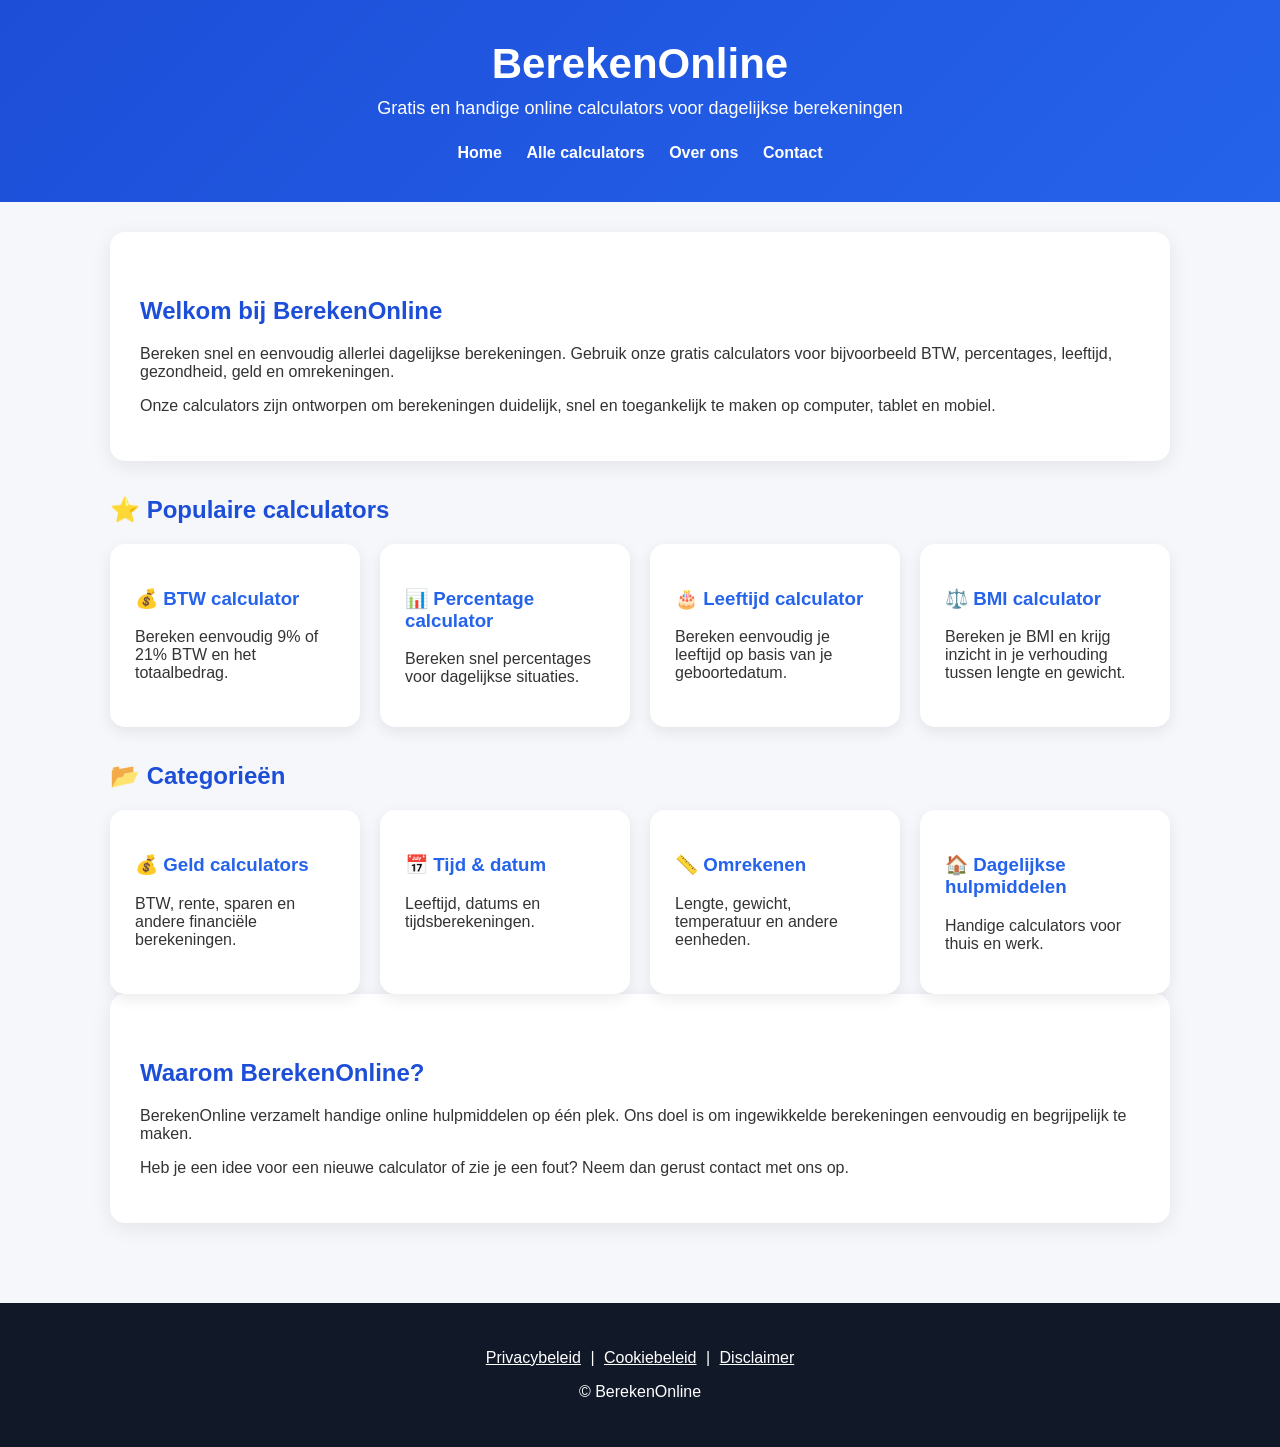
<file: index.html>
<!DOCTYPE html>
<html lang="nl">

<head>

<meta charset="UTF-8">
<meta name="viewport" content="width=device-width, initial-scale=1.0">

<title>BerekenOnline - Gratis online calculators</title>

<meta name="description" content="Bereken eenvoudig BTW, percentages, leeftijd, geld, tijd, eenheden en meer met de gratis calculators van BerekenOnline.">

<link rel="stylesheet" href="css/style.css">

</head>


<body>


<header>

<h1>BerekenOnline</h1>

<p>
Gratis en handige online calculators voor dagelijkse berekeningen
</p>


<nav>

<a href="index.html">Home</a>
<a href="calculators.html">Alle calculators</a>
<a href="over-ons.html">Over ons</a>
<a href="contact.html">Contact</a>

</nav>


</header>



<main>


<section class="intro">

<h2>Welkom bij BerekenOnline</h2>


<p>
Bereken snel en eenvoudig allerlei dagelijkse berekeningen.
Gebruik onze gratis calculators voor bijvoorbeeld BTW, percentages,
leeftijd, gezondheid, geld en omrekeningen.
</p>


<p>
Onze calculators zijn ontworpen om berekeningen duidelijk,
snel en toegankelijk te maken op computer, tablet en mobiel.
</p>


</section>




<h2>⭐ Populaire calculators</h2>


<div class="cards">


<a href="calculators/btw.html">

<h3>💰 BTW calculator</h3>

<p>
Bereken eenvoudig 9% of 21% BTW en het totaalbedrag.
</p>

</a>



<a href="calculators/percentage.html">

<h3>📊 Percentage calculator</h3>

<p>
Bereken snel percentages voor dagelijkse situaties.
</p>

</a>



<a href="calculators/leeftijd.html">

<h3>🎂 Leeftijd calculator</h3>

<p>
Bereken eenvoudig je leeftijd op basis van je geboortedatum.
</p>

</a>



<a href="calculators/bmi.html">

<h3>⚖️ BMI calculator</h3>

<p>
Bereken je BMI en krijg inzicht in je verhouding tussen lengte en gewicht.
</p>

</a>


</div>





<h2>📂 Categorieën</h2>


<div class="cards">


<a href="calculators.html">

<h3>💰 Geld calculators</h3>

<p>
BTW, rente, sparen en andere financiële berekeningen.
</p>

</a>



<a href="calculators.html">

<h3>📅 Tijd & datum</h3>

<p>
Leeftijd, datums en tijdsberekeningen.
</p>

</a>



<a href="calculators.html">

<h3>📏 Omrekenen</h3>

<p>
Lengte, gewicht, temperatuur en andere eenheden.
</p>

</a>



<a href="calculators.html">

<h3>🏠 Dagelijkse hulpmiddelen</h3>

<p>
Handige calculators voor thuis en werk.
</p>

</a>


</div>






<section class="intro">


<h2>Waarom BerekenOnline?</h2>


<p>
BerekenOnline verzamelt handige online hulpmiddelen op één plek.
Ons doel is om ingewikkelde berekeningen eenvoudig en begrijpelijk te maken.
</p>


<p>
Heb je een idee voor een nieuwe calculator of zie je een fout?
Neem dan gerust contact met ons op.
</p>


</section>





</main>




<footer>


<p>

<a href="privacybeleid.html">Privacybeleid</a> |

<a href="cookiebeleid.html">Cookiebeleid</a> |

<a href="disclaimer.html">Disclaimer</a>

</p>


<p>
© BerekenOnline
</p>


</footer>



</body>

</html>
</file>
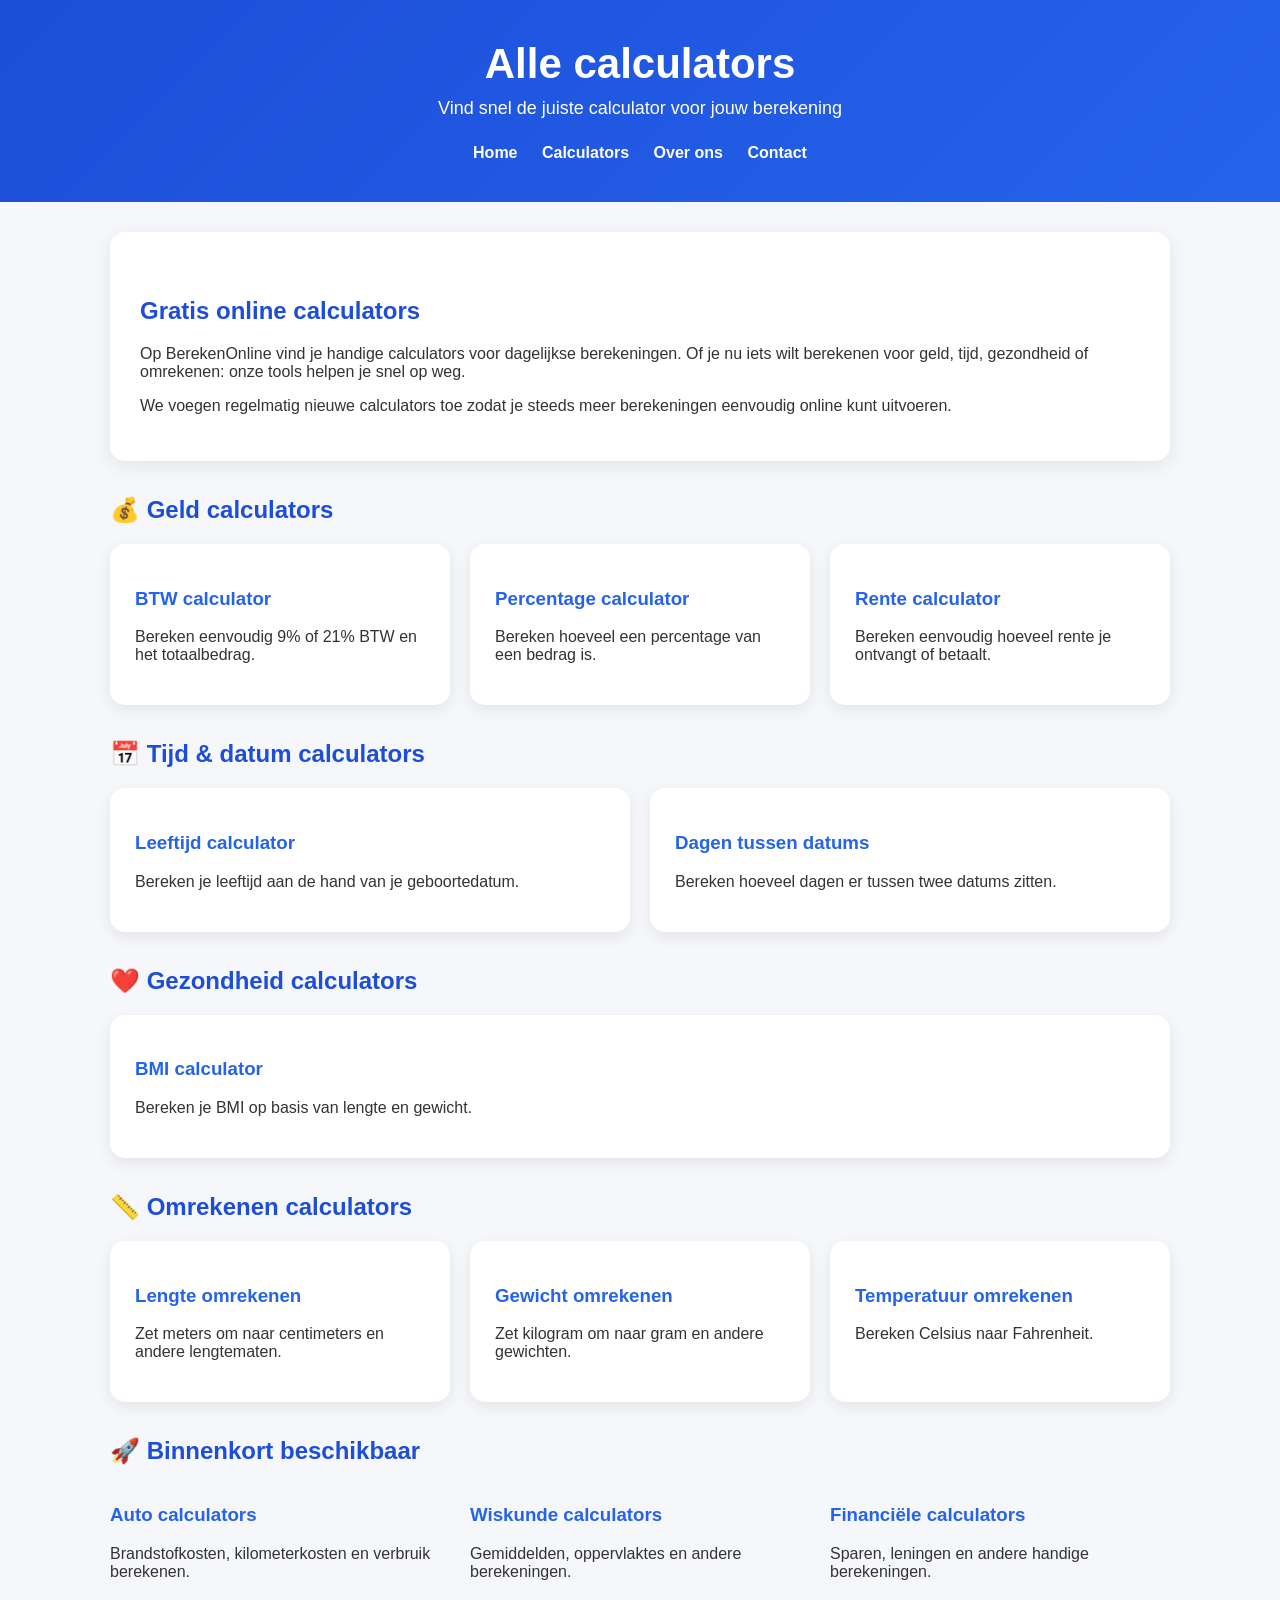
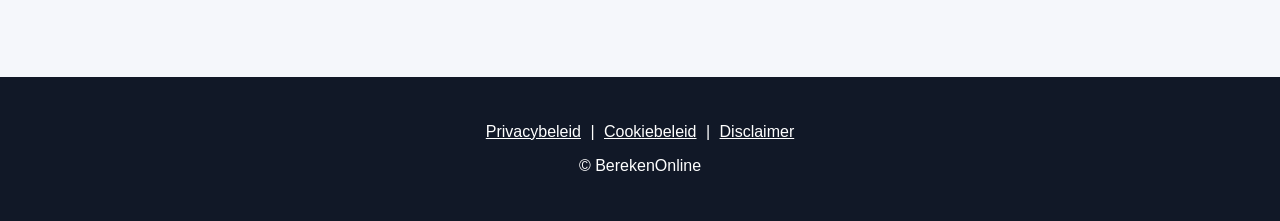
<file: calculators.html>
<!DOCTYPE html>
<html lang="nl">

<head>

<meta charset="UTF-8">
<meta name="viewport" content="width=device-width, initial-scale=1.0">

<title>Alle calculators - BerekenOnline</title>

<meta name="description" content="Bekijk alle gratis calculators van BerekenOnline. Bereken eenvoudig BTW, percentages, leeftijd, gezondheid, eenheden en meer.">

<link rel="stylesheet" href="css/style.css">

</head>


<body>


<header>

<h1>Alle calculators</h1>

<p>
Vind snel de juiste calculator voor jouw berekening
</p>


<nav>

<a href="index.html">Home</a>

<a href="calculators.html">Calculators</a>

<a href="over-ons.html">Over ons</a>

<a href="contact.html">Contact</a>

</nav>


</header>




<main>


<section class="intro">

<h2>Gratis online calculators</h2>

<p>
Op BerekenOnline vind je handige calculators voor dagelijkse berekeningen.
Of je nu iets wilt berekenen voor geld, tijd, gezondheid of omrekenen:
onze tools helpen je snel op weg.
</p>

<p>
We voegen regelmatig nieuwe calculators toe zodat je steeds meer
berekeningen eenvoudig online kunt uitvoeren.
</p>

</section>





<h2>💰 Geld calculators</h2>


<div class="cards">


<a href="calculators/btw.html">

<h3>BTW calculator</h3>

<p>
Bereken eenvoudig 9% of 21% BTW en het totaalbedrag.
</p>

</a>



<a href="calculators/percentage.html">

<h3>Percentage calculator</h3>

<p>
Bereken hoeveel een percentage van een bedrag is.
</p>

</a>



<a href="calculators/rente.html">

<h3>Rente calculator</h3>

<p>
Bereken eenvoudig hoeveel rente je ontvangt of betaalt.
</p>

</a>


</div>





<h2>📅 Tijd & datum calculators</h2>


<div class="cards">


<a href="calculators/leeftijd.html">

<h3>Leeftijd calculator</h3>

<p>
Bereken je leeftijd aan de hand van je geboortedatum.
</p>

</a>



<a href="calculators/dagen-tussen-datums.html">

<h3>Dagen tussen datums</h3>

<p>
Bereken hoeveel dagen er tussen twee datums zitten.
</p>

</a>


</div>






<h2>❤️ Gezondheid calculators</h2>


<div class="cards">


<a href="calculators/bmi.html">

<h3>BMI calculator</h3>

<p>
Bereken je BMI op basis van lengte en gewicht.
</p>

</a>


</div>







<h2>📏 Omrekenen calculators</h2>


<div class="cards">


<a href="calculators/lengte.html">

<h3>Lengte omrekenen</h3>

<p>
Zet meters om naar centimeters en andere lengtematen.
</p>

</a>



<a href="calculators/gewicht.html">

<h3>Gewicht omrekenen</h3>

<p>
Zet kilogram om naar gram en andere gewichten.
</p>

</a>



<a href="calculators/temperatuur.html">

<h3>Temperatuur omrekenen</h3>

<p>
Bereken Celsius naar Fahrenheit.
</p>

</a>


</div>







<h2>🚀 Binnenkort beschikbaar</h2>


<div class="cards">


<div>

<h3>Auto calculators</h3>

<p>
Brandstofkosten, kilometerkosten en verbruik berekenen.
</p>

</div>


<div>

<h3>Wiskunde calculators</h3>

<p>
Gemiddelden, oppervlaktes en andere berekeningen.
</p>

</div>


<div>

<h3>Financiële calculators</h3>

<p>
Sparen, leningen en andere handige berekeningen.
</p>

</div>


</div>



</main>





<footer>


<p>

<a href="privacybeleid.html">Privacybeleid</a> |

<a href="cookiebeleid.html">Cookiebeleid</a> |

<a href="disclaimer.html">Disclaimer</a>

</p>


<p>
© BerekenOnline
</p>


</footer>



</body>

</html>
</file>
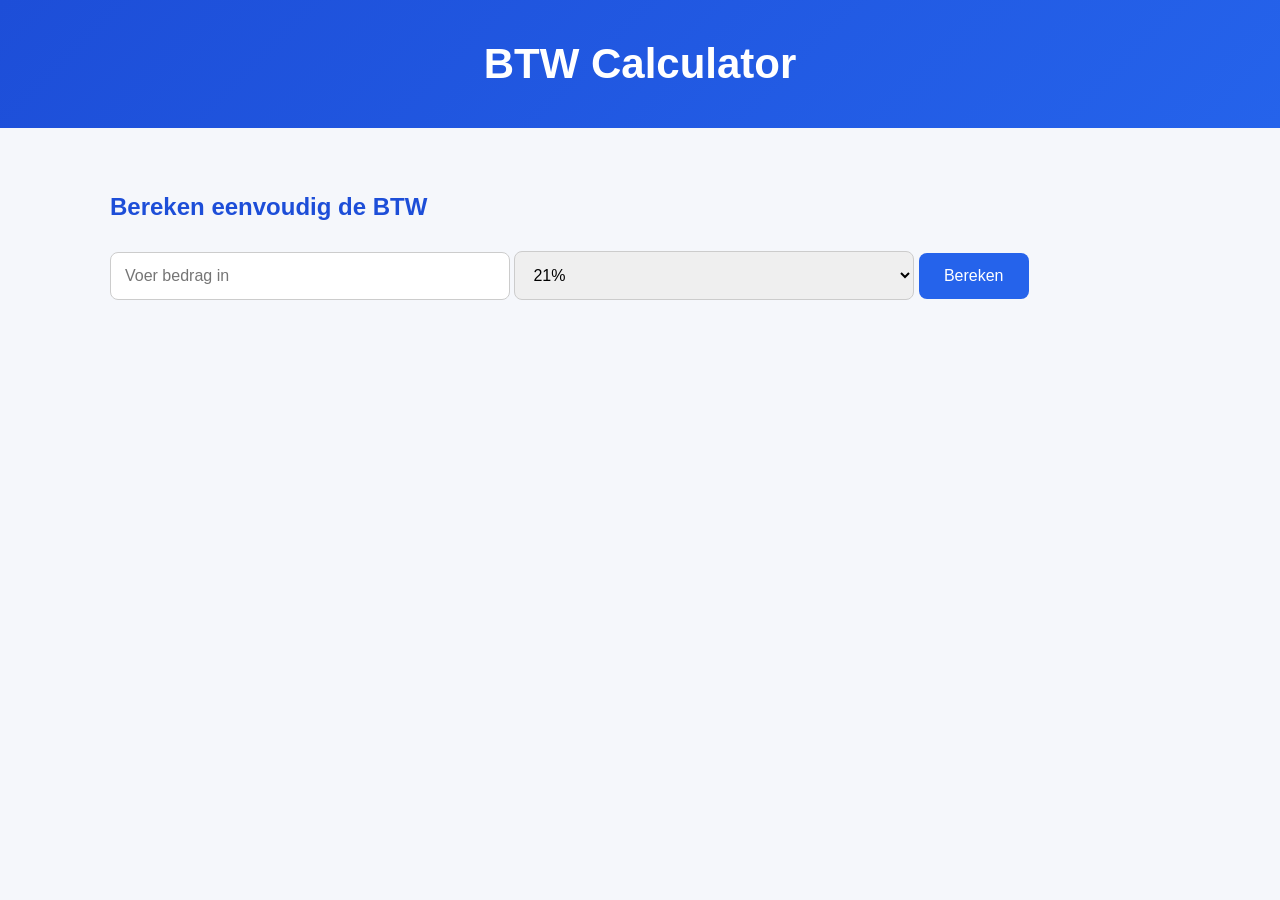
<file: calculators/btw.html>
<!DOCTYPE html>
<html lang="nl">
<head>
<meta charset="UTF-8">
<meta name="viewport" content="width=device-width, initial-scale=1.0">
<title>BTW Calculator - BerekenOnline</title>
<link rel="stylesheet" href="../css/style.css">
</head>

<body>

<header>
<h1>BTW Calculator</h1>
</header>

<main>

<h2>Bereken eenvoudig de BTW</h2>

<input type="number" id="bedrag" placeholder="Voer bedrag in">

<select id="btw">
<option value="21">21%</option>
<option value="9">9%</option>
</select>

<button onclick="bereken()">Bereken</button>

<h3 id="uitkomst"></h3>

<script>
function bereken(){

let bedrag=parseFloat(document.getElementById("bedrag").value);
let btw=parseFloat(document.getElementById("btw").value);

let resultaat=bedrag*(btw/100);

document.getElementById("uitkomst").innerHTML=
"BTW: €"+resultaat.toFixed(2)+"<br>Totaal: €"+(bedrag+resultaat).toFixed(2);

}
</script>

</main>

</body>
</html>
</file>
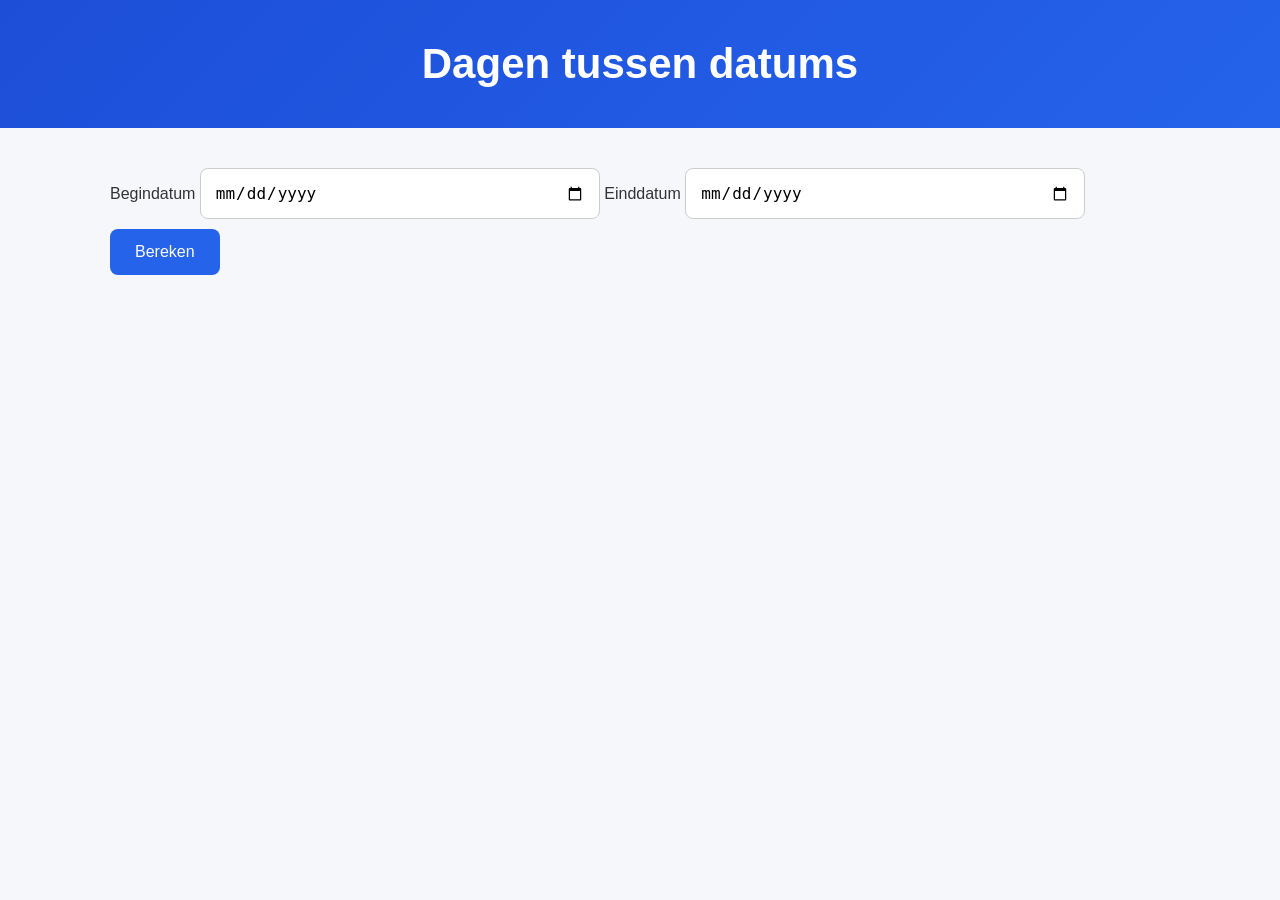
<file: calculators/dagen-tussen-datums.html>
<!DOCTYPE html>
<html lang="nl">
<head>
<meta charset="UTF-8">
<meta name="viewport" content="width=device-width, initial-scale=1.0">
<title>Dagen tussen datums</title>
<link rel="stylesheet" href="../css/style.css">
</head>

<body>

<header>
<h1>Dagen tussen datums</h1>
</header>

<main>

<label>Begindatum</label>
<input type="date" id="start">

<label>Einddatum</label>
<input type="date" id="einde">

<button onclick="bereken()">Bereken</button>

<h2 id="uitkomst"></h2>

<script>
function bereken(){

let start=new Date(document.getElementById("start").value);
let einde=new Date(document.getElementById("einde").value);

let verschil=einde-start;

let dagen=Math.floor(verschil/(1000*60*60*24));

document.getElementById("uitkomst").innerHTML=
dagen+" dagen";

}
</script>

</main>

</body>
</html>
</file>
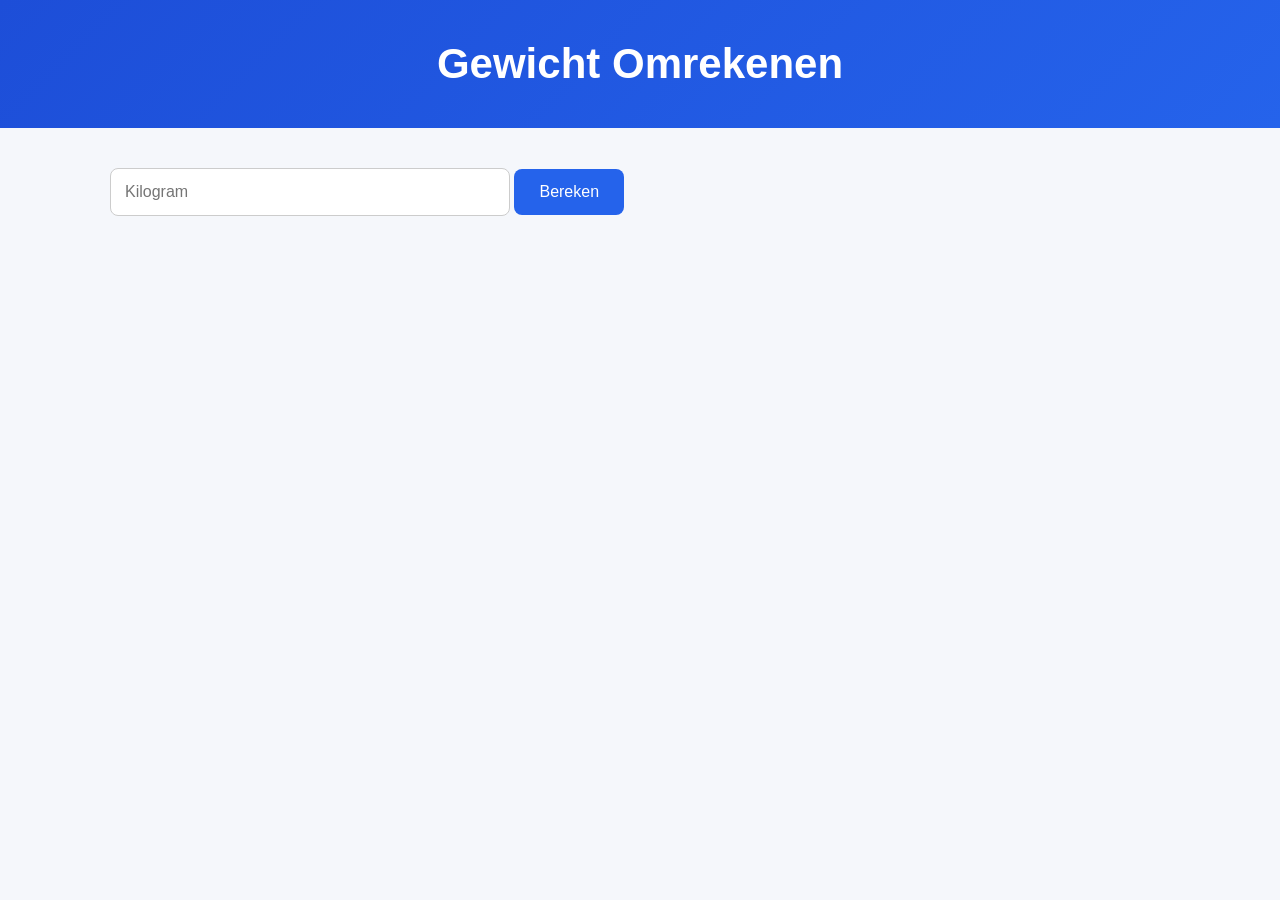
<file: calculators/gewicht.html>
<!DOCTYPE html>
<html lang="nl">
<head>
<meta charset="UTF-8">
<title>Gewicht Omrekenen</title>
<link rel="stylesheet" href="../css/style.css">
</head>

<body>

<header>
<h1>Gewicht Omrekenen</h1>
</header>

<main>

<input type="number" id="kg" placeholder="Kilogram">

<button onclick="calc()">Bereken</button>

<h2 id="antwoord"></h2>

<script>

function calc(){

let kg=parseFloat(document.getElementById("kg").value);

document.getElementById("antwoord").innerHTML=

(kg*1000).toFixed(0)+" gram";

}

</script>

</main>

</body>
</html>
</file>
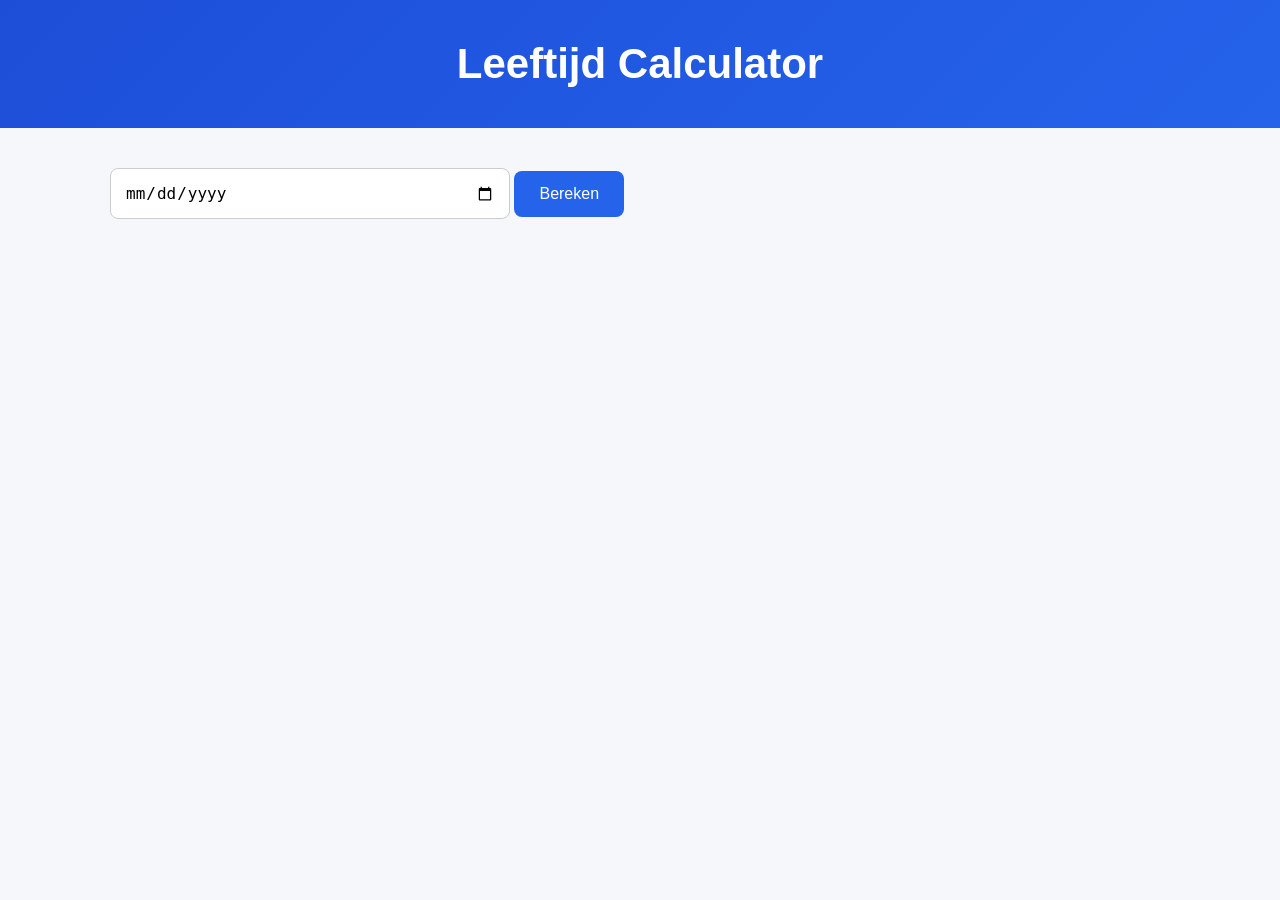
<file: calculators/leeftijd.html>
<!DOCTYPE html>
<html lang="nl">
<head>

<meta charset="UTF-8">

<title>Leeftijd Calculator</title>

<link rel="stylesheet" href="../css/style.css">

</head>

<body>

<header>

<h1>Leeftijd Calculator</h1>

</header>

<main>

<input type="date" id="geboorte">

<button onclick="berekenLeeftijd()">Bereken</button>

<h2 id="leeftijd"></h2>

<script>

function berekenLeeftijd(){

let datum=new Date(document.getElementById("geboorte").value);

let vandaag=new Date();

let leeftijd=vandaag.getFullYear()-datum.getFullYear();

document.getElementById("leeftijd").innerHTML=

"Je bent ongeveer "+leeftijd+" jaar.";

}

</script>

</main>

</body>

</html>
</file>
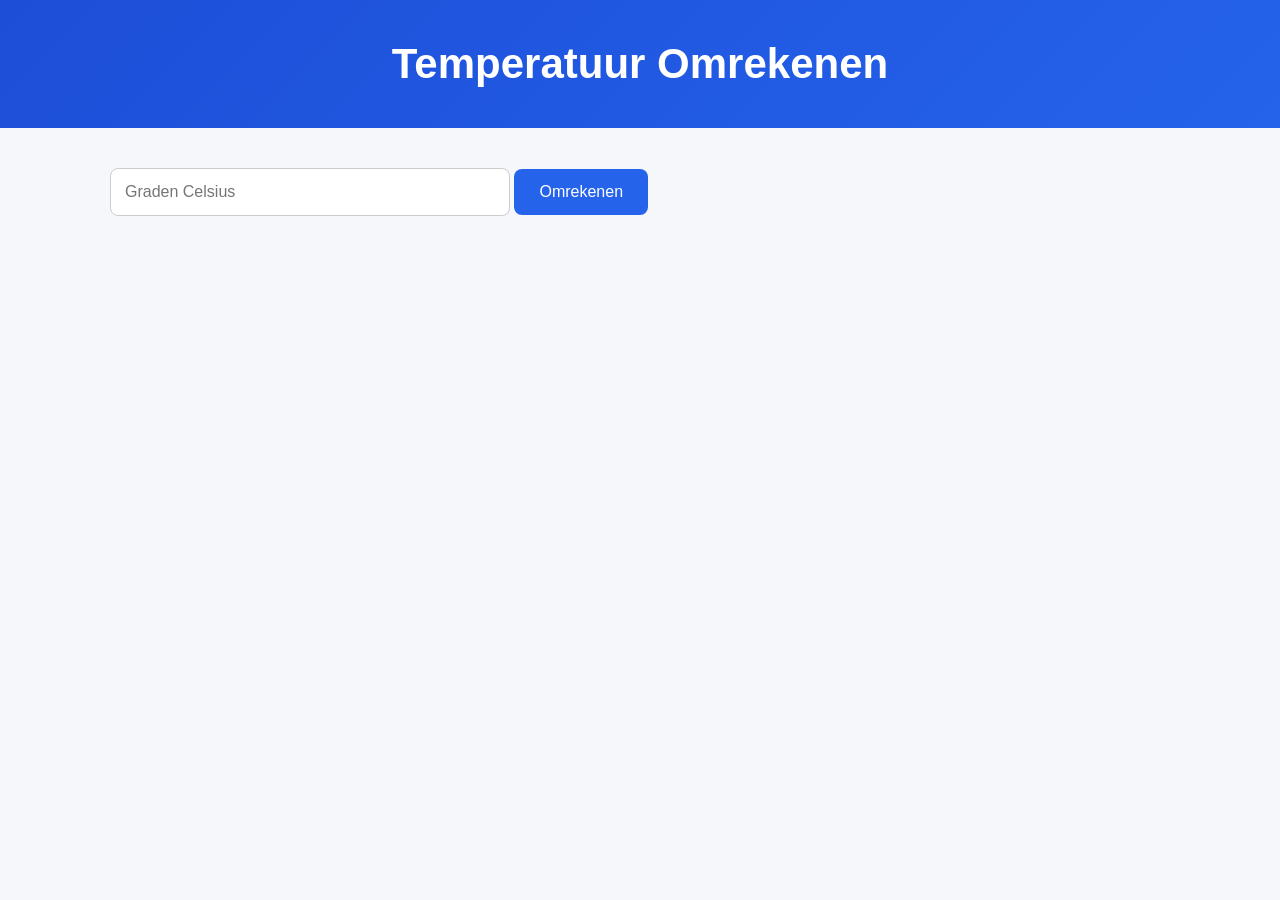
<file: calculators/temperatuur.html>
<!DOCTYPE html>
<html lang="nl">
<head>
<meta charset="UTF-8">
<title>Temperatuur Omrekenen</title>
<link rel="stylesheet" href="../css/style.css">
</head>

<body>

<header>
<h1>Temperatuur Omrekenen</h1>
</header>

<main>

<input type="number" id="c" placeholder="Graden Celsius">

<button onclick="bereken()">Omrekenen</button>

<h2 id="antwoord"></h2>

<script>

function bereken(){

let c=parseFloat(document.getElementById("c").value);

let f=(c*9/5)+32;

document.getElementById("antwoord").innerHTML=

f.toFixed(1)+" °F";

}

</script>

</main>

</body>
</html>
</file>
<file: css/style.css>
* {
    box-sizing: border-box;
}

body {
    margin: 0;
    font-family: Arial, Helvetica, sans-serif;
    background: #f5f7fb;
    color: #333;
}


/* HEADER */

header {
    background: linear-gradient(135deg,#1d4ed8,#2563eb);
    color: white;
    padding: 40px 20px;
    text-align: center;
}

header h1 {
    margin: 0;
    font-size: 42px;
}

header p {
    font-size: 18px;
    margin-top: 10px;
}


/* MENU */

nav {
    margin-top: 25px;
}

nav a {
    color:white;
    text-decoration:none;
    margin:0 10px;
    font-weight:bold;
}

nav a:hover {
    text-decoration:underline;
}


/* CONTENT */

main {

    max-width:1100px;
    margin:auto;
    padding:30px 20px;

}


h2 {

    color:#1d4ed8;
    margin-top:35px;

}


/* INTRO */

.intro {

    background:white;
    padding:30px;
    border-radius:15px;
    box-shadow:0 5px 20px rgba(0,0,0,.08);

}


/* KAARTEN */

.cards {

    display:grid;
    grid-template-columns:repeat(auto-fit,minmax(250px,1fr));
    gap:20px;

}


.cards a {

    background:white;
    padding:25px;
    border-radius:15px;
    text-decoration:none;
    color:#333;
    box-shadow:0 5px 15px rgba(0,0,0,.08);
    transition:.2s;

}


.cards a:hover {

    transform:translateY(-5px);
    box-shadow:0 10px 25px rgba(0,0,0,.15);

}


.cards h3 {

    color:#2563eb;

}


/* CALCULATORS */

input,
select {

    width:100%;
    max-width:400px;
    padding:14px;
    margin:10px 0;
    border-radius:8px;
    border:1px solid #ccc;
    font-size:16px;

}


button {

    background:#2563eb;
    color:white;
    border:none;
    padding:14px 25px;
    border-radius:8px;
    cursor:pointer;
    font-size:16px;

}


button:hover {

    background:#1d4ed8;

}


/* FOOTER */

footer {

    background:#111827;
    color:white;
    padding:30px;
    text-align:center;
    margin-top:50px;

}


footer a {

    color:white;
    margin:5px;

}


/* MOBIEL */

@media(max-width:600px){

header h1 {

font-size:32px;

}


nav a {

display:block;
margin:12px;

}

}
</file>
